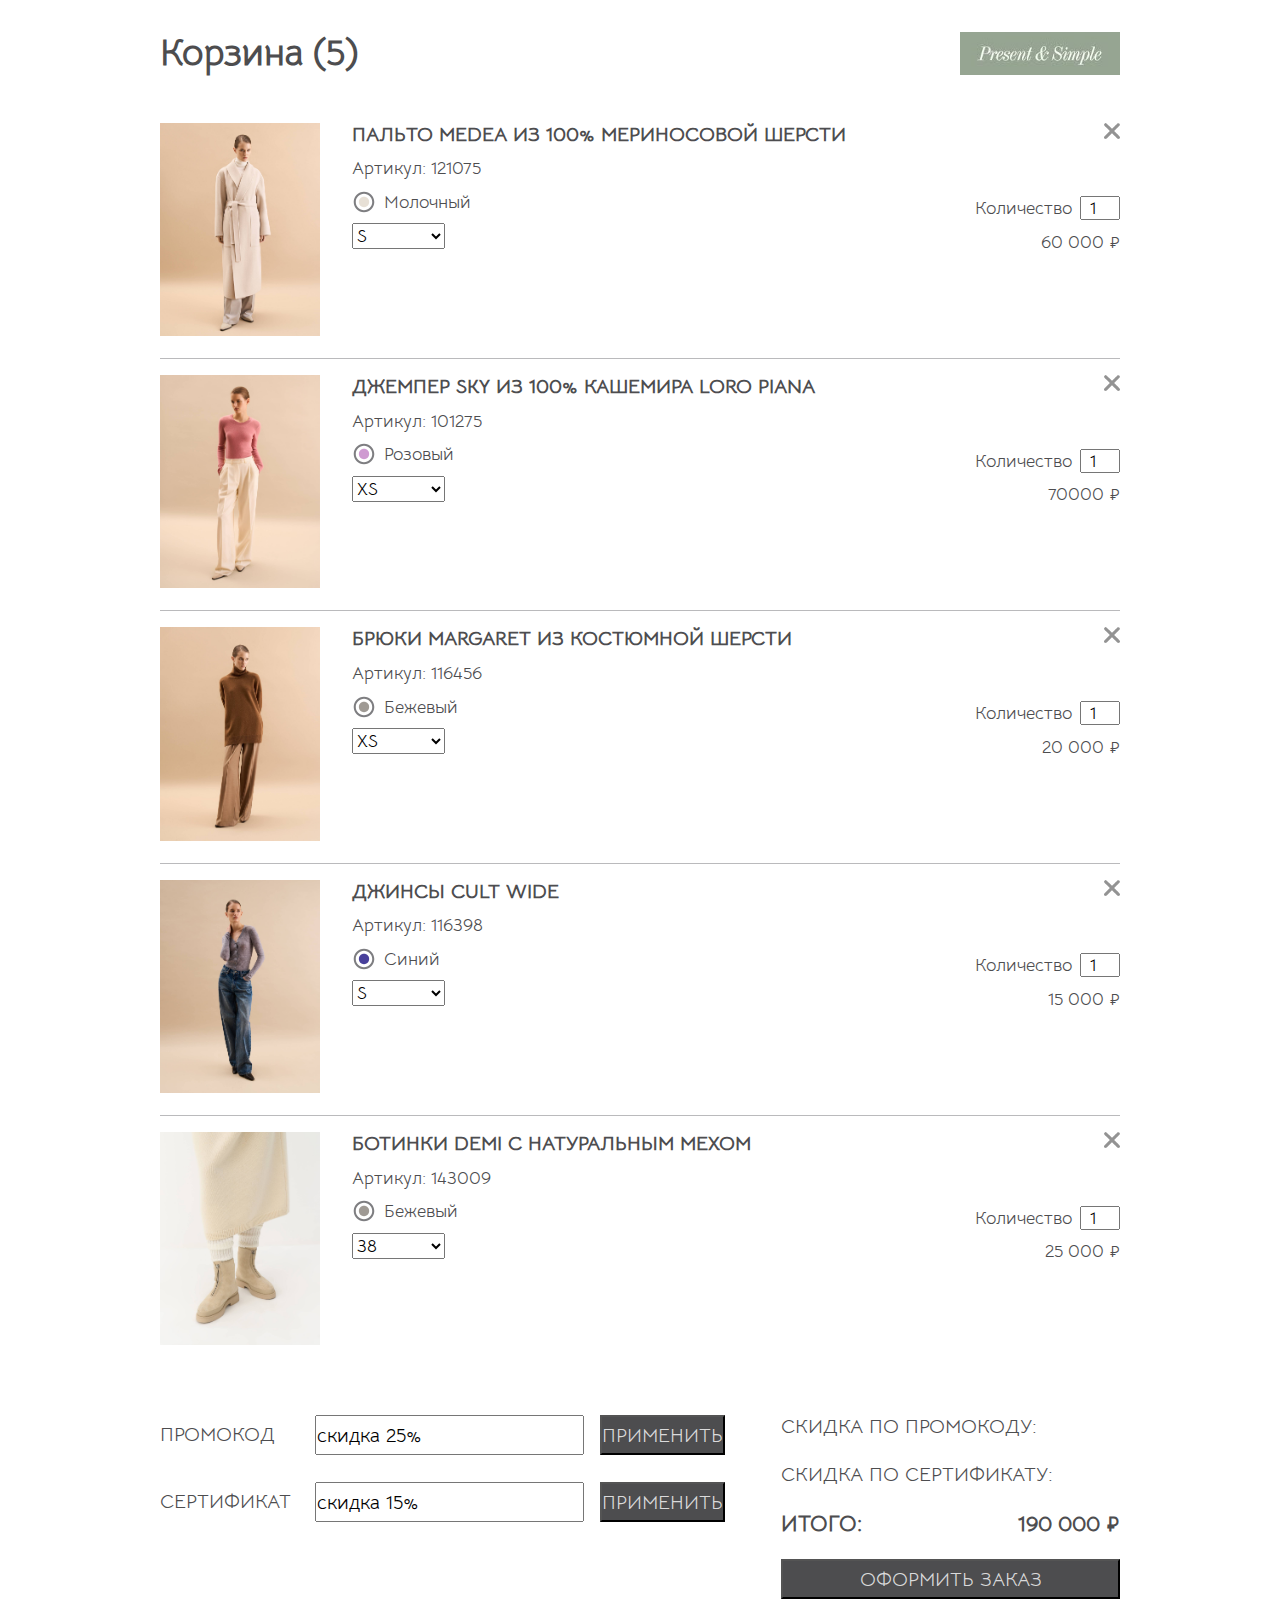
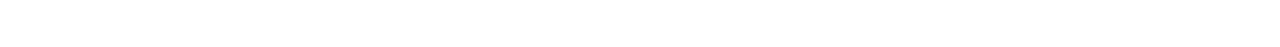
<file: internet-shop/index.html>
<!DOCTYPE html>
<html lang="ru">
	<head>
		<meta charset="UTF-8">
		<meta name="viewport" content="width=device-width, initial-scale=1.0">
		<meta http-equiv="X-UA-Compatible" content="ie=edge">
		<title>Internet Shop</title>
		<link rel="stylesheet" href="style/normalize.css">
    <link rel="stylesheet" href="style/style.css">
    <link rel="shortcut icon" href="assets/img/icons/favicon.jpg" type="image/jpg">
	</head>
	<body>
    <header class="header wrapper">
      <h1 class="title">Корзина (<span class="qty-in-basket"></span>)</h1>
      <img class="logo" src="assets/img/icons/logo.jpg" alt="лошотип">
    </header>
    <main class="wrapper">
      <div class="basket__container">

        <!-- busket item 1 -->
        <div class="basket__item">
          <div class="basket__item-img-container">
            <img class="basket__item-img" src="assets/img/items/coat.jpg" alt="пальто">
          </div>
          <div class="basket__item-description">
            <p class="basket__item-title">ПАЛЬТО MEDEA ИЗ 100% МЕРИНОСОВОЙ ШЕРСТИ</p>
            <p class="basket__item-article">Артикул: <span class="art">121075</span></p>
            <div class="basket__item-color-container">
              <img class="basket__item-color-img" src="assets/img/icons/milky.svg" alt="молочный цвет">
              <span class="basket__item-color-title">Молочный</span>
            </div>

            <select class="basket__item-size" name="size" id="size">
              <option value="XS">XS</option>
              <option value="S" selected>S</option>
              <option value="M">M</option>
              <option value="L">L</option>
            </select>
          </div>

          <div class="basket__item-price-wrapper">
            <img class="basket__item-delete" src="assets/img/icons/delete-icon.svg" alt="удалить">

            <div class="basket__item-qty-container">
              <label class="basket__item-qty-title" for="qty">Количество</label>
              <input class="basket__item-qty" type="number" id="qty" value="1" step="1" min="1">
            </div>

            <div class="basket__item-price-container">
              <div class="basket__item-price-init">60000</div>
              <div class="basket__item-price-discounted" id="item-price-discounted"></div>
              <div class="basket__item-price">60 000 ₽</div>
            </div>
          </div>
        </div>

        <!-- basket item 2 -->
        <div class="basket__item">
          <div class="basket__item-img-container">
            <img class="basket__item-img" src="assets/img/items/jumper.jpg" alt="джемпер">
          </div>
          <div class="basket__item-description">
            <p class="basket__item-title">ДЖЕМПЕР SKY ИЗ 100% КАШЕМИРА LORO PIANA</p>
            <p class="basket__item-article">Артикул: <span class="art">101275</span></p>
            <div class="basket__item-color-container">
              <img class="basket__item-color-img" src="assets/img/icons/pink.svg" alt="розовый цвет">
              <span class="basket__item-color-title">Розовый</span>
            </div>

            <select class="basket__item-size" name="size" id="size">
              <option value="XS" selected>XS</option>
              <option value="S">S</option>
              <option value="M">M</option>
              <option value="L">L</option>
            </select>
          </div>

          <div class="basket__item-price-wrapper">
            <img class="basket__item-delete" src="assets/img/icons/delete-icon.svg" alt="удалить">

            <div class="basket__item-qty-container">
              <label class="basket__item-qty-title" for="qty">Количество</label>
              <input class="basket__item-qty" type="number" id="qty" value="1" step="1" min="1">
            </div>

            <div class="basket__item-price-container">
              <div class="basket__item-price-init">70000</div>
              <div class="basket__item-price-discounted" id="item-price-discounted"></div>
              <div class="basket__item-price" id="item-price">70000 ₽</div>
            </div>
          </div>
        </div>

        <!-- basket item 3 -->
        <div class="basket__item">
          <div class="basket__item-img-container">
            <img class="basket__item-img" src="assets/img/items/trousers.jpg" alt="брюки">
          </div>
          <div class="basket__item-description">
            <p class="basket__item-title">БРЮКИ MARGARET ИЗ КОСТЮМНОЙ ШЕРСТИ</p>
            <p class="basket__item-article">Артикул: <span class="art">116456</span></p>
            <div class="basket__item-color-container">
              <img class="basket__item-color-img" src="assets/img/icons/beige.svg" alt="бежевый цвет">
              <span class="basket__item-color-title">Бежевый</span>
            </div>

            <select class="basket__item-size" name="size" id="size">
              <option value="XS" selected>XS</option>
              <option value="S">S</option>
              <option value="M">M</option>
              <option value="L">L</option>
            </select>
          </div>

          <div class="basket__item-price-wrapper">
            <img class="basket__item-delete" src="assets/img/icons/delete-icon.svg" alt="удалить">

            <div class="basket__item-qty-container">
              <label class="basket__item-qty-title" for="qty">Количество</label>
              <input class="basket__item-qty" type="number" id="qty" value="1" step="1" min="1">
            </div>

            <div class="basket__item-price-container">
              <div class="basket__item-price-init">20000</div>
              <div class="basket__item-price-discounted" id="item-price-discounted"></div>
              <div class="basket__item-price" id="item-price">20 000 ₽</div>
            </div>
          </div>
        </div>


        <!-- basket item 4 -->
        <div class="basket__item">
          <div class="basket__item-img-container">
            <img class="basket__item-img" src="assets/img/items/jeans.jpg" alt="джинсы">
          </div>
          <div class="basket__item-description">
            <p class="basket__item-title">ДЖИНСЫ CULT WIDE</p>
            <p class="basket__item-article">Артикул: <span class="art">116398</span></p>
            <div class="basket__item-color-container">
              <img class="basket__item-color-img" src="assets/img/icons/blue.svg" alt="синий цвет">
              <span class="basket__item-color-title">Синий</span>
            </div>

            <select class="basket__item-size" name="size" id="size">
              <option value="XS">XS</option>
              <option value="S" selected>S</option>
              <option value="M">M</option>
              <option value="L">L</option>
            </select>
          </div>

          <div class="basket__item-price-wrapper">
            <img class="basket__item-delete" src="assets/img/icons/delete-icon.svg" alt="удалить">

            <div class="basket__item-qty-container">
              <label class="basket__item-qty-title" for="qty">Количество</label>
              <input class="basket__item-qty" type="number" id="qty" value="1" step="1" min="1">
            </div>

            <div class="basket__item-price-container">
              <div class="basket__item-price-init">15000</div>
              <div class="basket__item-price-discounted" id="item-price-discounted"></div>
              <div class="basket__item-price" id="item-price">15 000 ₽</div>
            </div>
          </div>
        </div>

        <!-- basket item 5 -->
        <div class="basket__item">
          <div class="basket__item-img-container">
            <img class="basket__item-img" src="assets/img/items/shoes.jpg" alt="ботинки">
          </div>
          <div class="basket__item-description">
            <p class="basket__item-title">БОТИНКИ DEMI С НАТУРАЛЬНЫМ МЕХОМ</p>
            <p class="basket__item-article">Артикул: <span class="art">143009</span></p>
            <div class="basket__item-color-container">
              <img class="basket__item-color-img" src="assets/img/icons/beige.svg" alt="бежевый цвет">
              <span class="basket__item-color-title">Бежевый</span>
            </div>

            <select class="basket__item-size" name="size" id="size">
              <option value="36" disabled>36</option>
              <option value="37">37</option>
              <option value="38" selected>38</option>
              <option value="39">39</option>
              <option value="40">40</option>
              <option value="41">41</option>
            </select>
          </div>

          <div class="basket__item-price-wrapper">
            <img class="basket__item-delete" src="assets/img/icons/delete-icon.svg" alt="удалить">

            <div class="basket__item-qty-container">
              <label class="basket__item-qty-title" for="qty">Количество</label>
              <input class="basket__item-qty" type="number" id="qty" value="1" step="1" min="1">
            </div>

            <div class="basket__item-price-container">
              <div class="basket__item-price-init">25000</div>
              <div class="basket__item-price-discounted" id="item-price-discounted"></div>
              <div class="basket__item-price" id="item-price">25 000 ₽</div>
            </div>
          </div>
        </div>
      </div>

<!-- footer container  -->
      <div class="basket__footer">
        <div class="basket__footer-promo-container">
          <div class="basket__footer-promo">
            <label for="promo" class="basket__footer-promo-title">ПРОМОКОД</label>
            <input type="text" id="promo" class="basket__footer-promo-input"  value="скидка 25%">
            <button type="button" class="basket__footer-promo-btn">ПРИМЕНИТЬ</button>
            <!-- <p class="basket__footer-promo-hint">Введите один из вариантов: скидка10,  скидка20,  скидка30</p> -->
          </div>

          <div class="basket__footer-cert">
            <label for="cert" class="basket__footer-cert-title">СЕРТИФИКАТ</label>
            <input type="text" id="cert" class="basket__footer-cert-input" value="скидка 15%">
            <button type="button" class="basket__footer-cert-btn">ПРИМЕНИТЬ</button>
            <!-- <p class="basket__footer-promo-hint">Введите один из вариантов: др15,  др25</p> -->
          </div>
        </div>

        <div class="basket__footer-total-container">
          <div class="basket__footer-promo-discount-container">
            <p>СКИДКА ПО ПРОМОКОДУ:</p>
            <div class="basket__footer-promo-discount"></div>
          </div>

          <div class="basket__footer-cert-discount-container">
            <p>СКИДКА ПО СЕРТИФИКАТУ:</p>
            <div class="basket__footer-cert-discount"></div>
          </div>

          <div class="basket__footer-total-price-container">
            <p>ИТОГО:</p>
            <div class="basket__footer-price-container">
              <div class="basket__footer-total-discounted"></div>
              <div class="basket__footer-total-price"></div>
            </div>
          </div>

          <button type="button" class="order-btn">ОФОРМИТЬ ЗАКАЗ</button>

        </div>
      </div>

    </main>

		<script src="script.js"></script>
	</body>
</html>
</file>
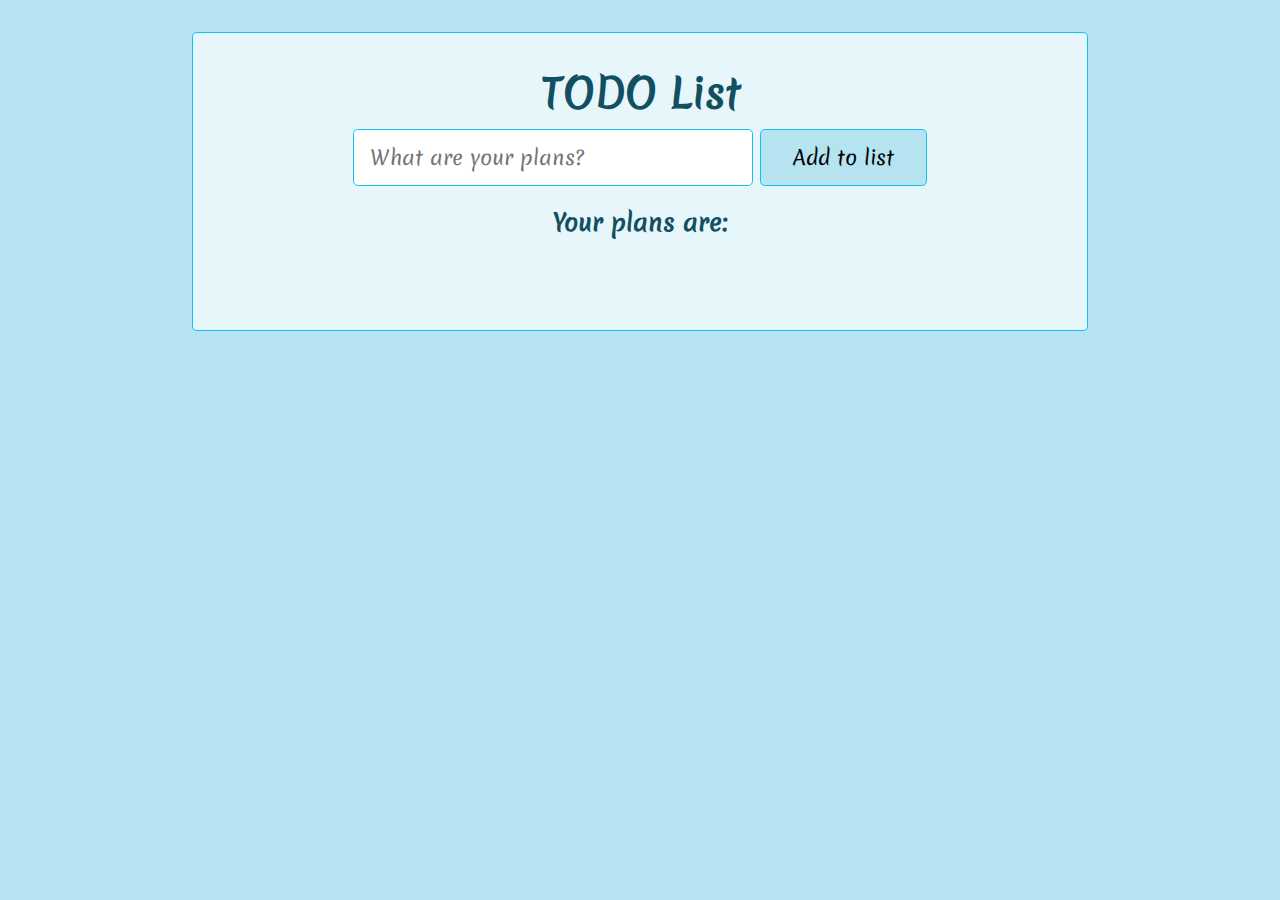
<file: todo-list/index.html>
<!DOCTYPE html>
<html lang="ru">
	<head>
		<meta charset="UTF-8">
		<meta name="viewport" content="width=device-width, initial-scale=1.0">
		<meta http-equiv="X-UA-Compatible" content="ie=edge">
		<title>TODO List</title>
		<link rel="stylesheet" href="style/normalize.css">
    <link rel="stylesheet" href="style/style.css">
	</head>
	<body>
    <section class="todo-list">
      <h1 class="todo-list__title">TODO List</h1>
      <div class="todo-list__input-container">
        <input type="text" class="todo-list__input" placeholder="What are your plans?">
        <button type="button" class="todo-list__button">Add to list</button>
      </div>
      <h3>Your plans are:</h3>
      <ul class="todo-list__list">

      </ul>
      <p class="todo-list__result"></p>
    </section>

		<script src="script.js"></script>
	</body>
</html>
</file>
<file: internet-shop/style/style.css>
@font-face {
  font-family: 'Bel';
  src: url('../assets/fonts/BellotaText-Regular.ttf');
  font-weight: 400;
  font-style: normal;
}

body {
  font: normal normal 20px/24px Bel, sans-serif;
  color: rgb(77, 77, 79);
}

.wrapper {
  max-width: 75%;
  margin: 0 auto;
}

.header {
  display: flex;
  justify-content: space-between;
  align-items: center;
  padding-top: 2rem;
  padding-bottom: 2rem;
}
.logo {
  width: 10rem;
}
.title {
  font-size: 2.3rem;
}

.basket__container {

}

.basket__item {
  display: grid;
  grid-template-columns: 1fr 7fr 3fr;
  padding-top: 1rem;
  padding-bottom: 1rem;
  border-bottom: 1px solid rgb(186, 186, 188);
}
.basket__item:last-child {
  border-bottom: none;
}

.basket__item-img {
  width: 10rem;
  height: auto;
}

.basket__item-description {
  display: flex;
  flex-direction: column;
  gap: 0.6rem;
  padding-left: 2rem;
}

.basket__item-title {
  text-transform: uppercase;
  font-weight: 600;
}

.basket__item-article,
.basket__item-color-title,
.basket__item-size,
.basket__item-qty-title,
.basket__item-qty,
.basket__item-price-container {
  font-size: 1.1rem;
}

.basket__item-color-container {
  display: flex;
  align-items: center;
  gap: 0.5rem;
}

.basket__item-color-img {
  width: 1.5rem;
  height: auto;
}

.basket__item-size {
  width: 5.8rem;
  cursor: pointer;
}

.basket__item-price-wrapper {
  display: flex;
  flex-direction: column;
  gap: 0.6rem;
  align-items: flex-end;
}

.basket__item-delete {
  width: 1rem;
  height: auto;
  margin-bottom: 3rem;
  cursor: pointer;
  transition: all 0.7s ease;
}

.basket__item-delete:hover {
  transform: rotate(180deg);
}

.basket__item-qty-container {
  display: flex;
  align-items: center;
  gap: 0.5rem;
}

.basket__item-qty {
  width: 2.5rem;
  text-align: center;
  cursor: pointer;
}

.basket__item-price-container {
  display: flex;
  gap: 2rem;
}

.basket__item-price-init {
  opacity: 0;
}

/*footer promo container*/
.basket__footer {
  display: grid;
  grid-template-columns: repeat(2, 1fr);
  padding-top: 3rem;
  padding-bottom: 3rem;
}

.basket__footer-promo-container {
  display: flex;
  flex-direction: column;
  gap: 1.5rem;
  padding-right: 4rem;
}

.basket__footer-promo,
.basket__footer-cert {
  display: grid;
  grid-template-columns: 25% repeat(2, 1fr);
  grid-template-areas:
              'title input button'
              'hint hint hint';
  column-gap: 1rem;
  row-gap: 0.2rem;
  align-items: center;
}

.basket__footer-promo-title,
.basket__footer-cert-title {
  grid-area: title;
}

.basket__footer-promo-input,
.basket__footer-cert-input {
  grid-area: input;
  height: 2.5rem;
}

.basket__footer-promo-btn,
.basket__footer-cert-btn {
  grid-area: button;
  height: 2.5rem;
  background-color: rgb(77, 77, 79);
  color: rgb(218, 218, 219);
  font-weight: 500;
  cursor: pointer;
  transition: all 0.7s ease;
}

.basket__footer-promo-btn:hover,
.basket__footer-cert-btn:hover {
  transform: scale(0.93);
}

.basket__footer-promo-hint,
.basket__footer-cert-hint {
  grid-area: hint;
  font-size: 1rem;
}

/*footer total container */
.basket__footer-total-container {
  display: flex;
  flex-direction: column;
  gap: 1.5rem;
}

.basket__footer-promo-discount-container,
.basket__footer-cert-discount-container,
.basket__footer-total-price-container {
  display: flex;
  align-items: center;
  justify-content: space-between;

}
.basket__footer-total-price-container {
  font-size: 1.4rem;
  font-weight: 600;
}

.basket__footer-price-container {
  display: flex;
  gap: 2rem;
}

.order-btn {
  height: 2.5rem;
  background-color: rgb(77, 77, 79);
  color: rgb(218, 218, 219);
  font-weight: 500;
  cursor: pointer;
  transition: all 0.7s ease;
}

.order-btn:hover {
  transform: scale(0.93);
}

.crossed {
  text-decoration: line-through;
}
</file>
<file: todo-list/style/style.css>
@font-face {
  font-family: 'MerReg';
  src: url('../assets/fonts/Merienda-Regular.ttf');
  font-weight: 400;
  font-style: normal;
}

body {
  background-color: rgb(182, 227, 240);
  font: normal normal 20px/24px MerReg, sans-serif;
  color: rgb(18, 79, 97);
}

.todo-list {
  max-width: 70%;
  margin: 2rem auto;
  border: 1px solid rgb(20, 192, 240);
  border-radius: 0.3rem;
  background-color: rgb(231, 246, 251);
  padding: 3rem;
  display: flex;
  flex-direction: column;
  align-items: center;
  justify-content: center;
  gap: 1.5rem;
}

.todo-list__input {
  width: 25rem;
  padding: 1rem;
  border: 1px solid rgb(20, 192, 240);
  border-radius: 0.3rem;
}

.todo-list__button {
  padding: 1rem 2rem;
  border: 1px solid rgb(20, 192, 240);
  border-radius: 0.3rem;
  background-color: rgb(182, 227, 240);
  cursor: pointer;
  transition: all 0.7s ease;
}

.todo-list__button:hover {
  transform: scale(0.95);
}

.todo-list__button:active {
  transform: scale(0.95);
  background-color: rgb(52, 139, 165);
  color: white;
}

.todo-list__list {
  list-style: none;
}

.todo-list__item {
  position: relative;
}

.todo-list__item::before {
  content: url('../assets/img/star.png');
  width: 1rem;
  height: 1rem;
  position: relative;
  top: 0.7rem;
  left: -0.2rem;
}

.todo-list__item.done {
  text-decoration: line-through;
  color: rgb(109, 122, 126);
}
</file>
